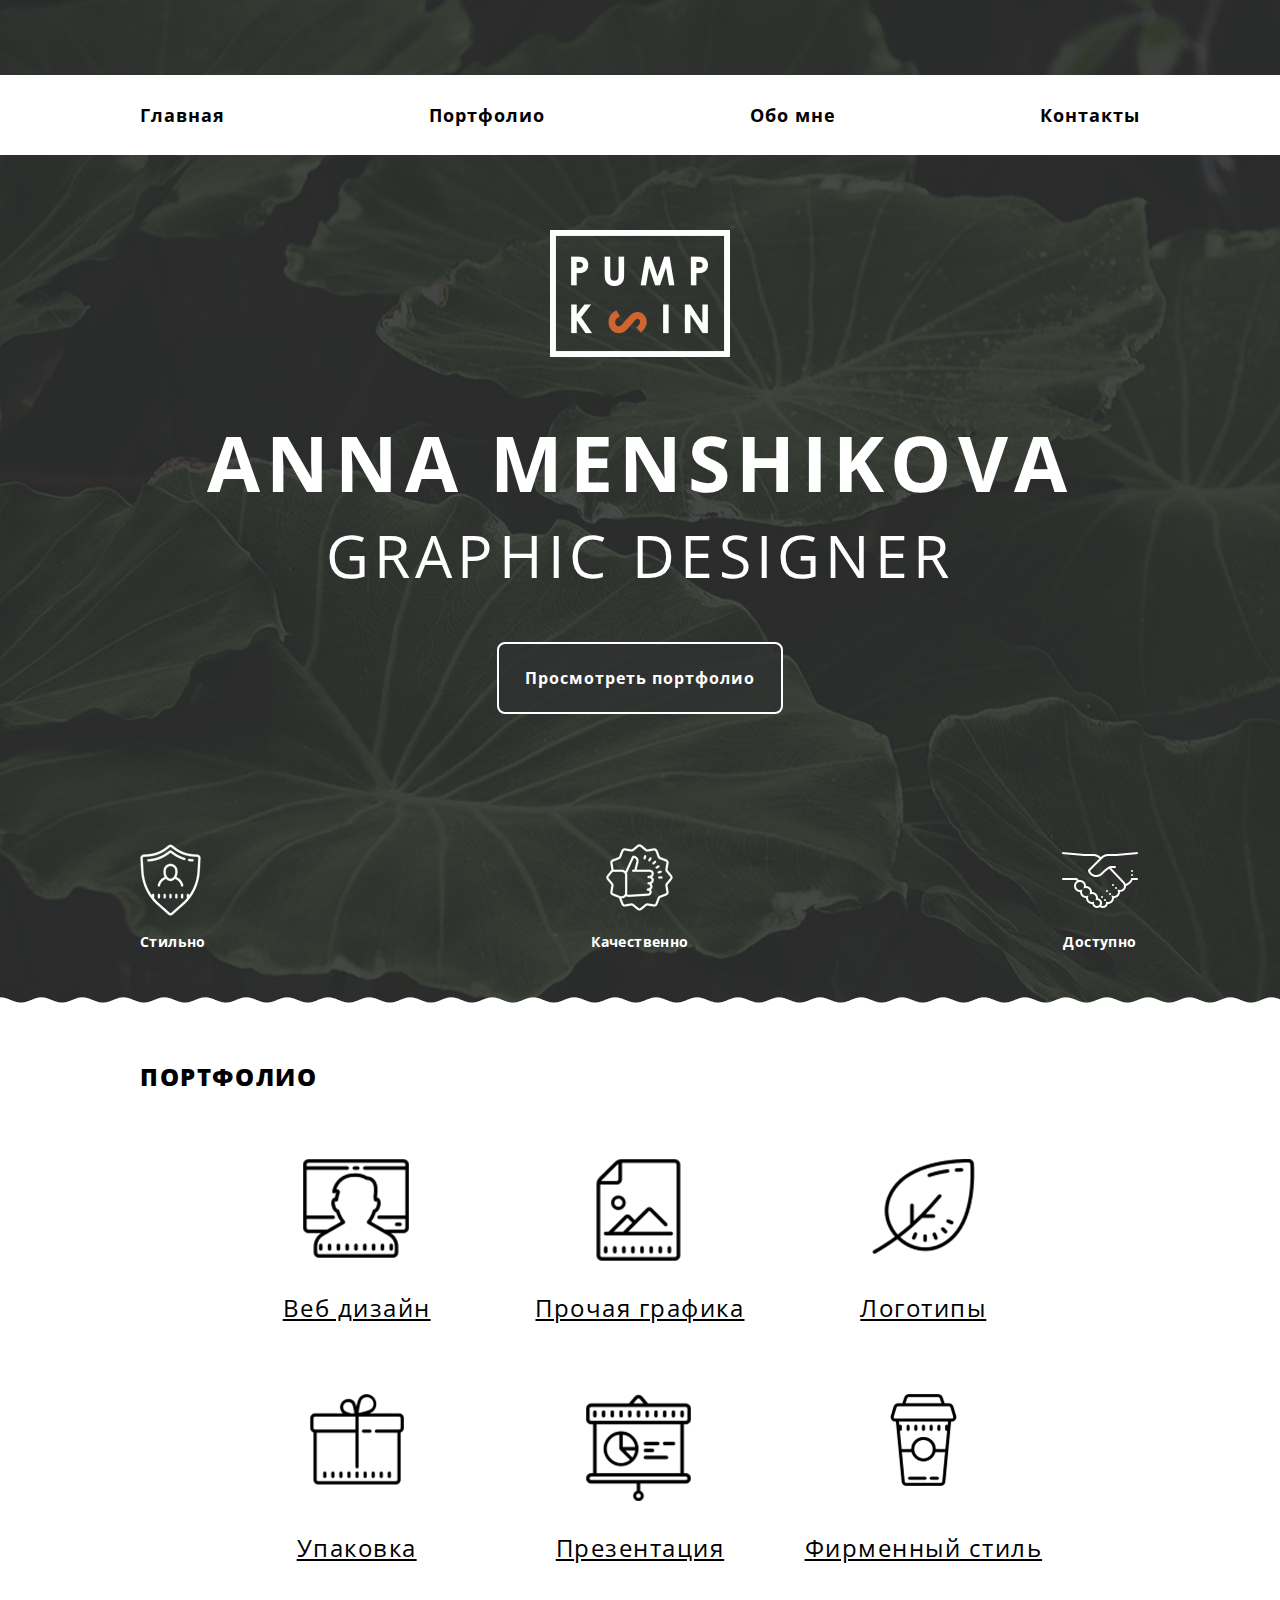
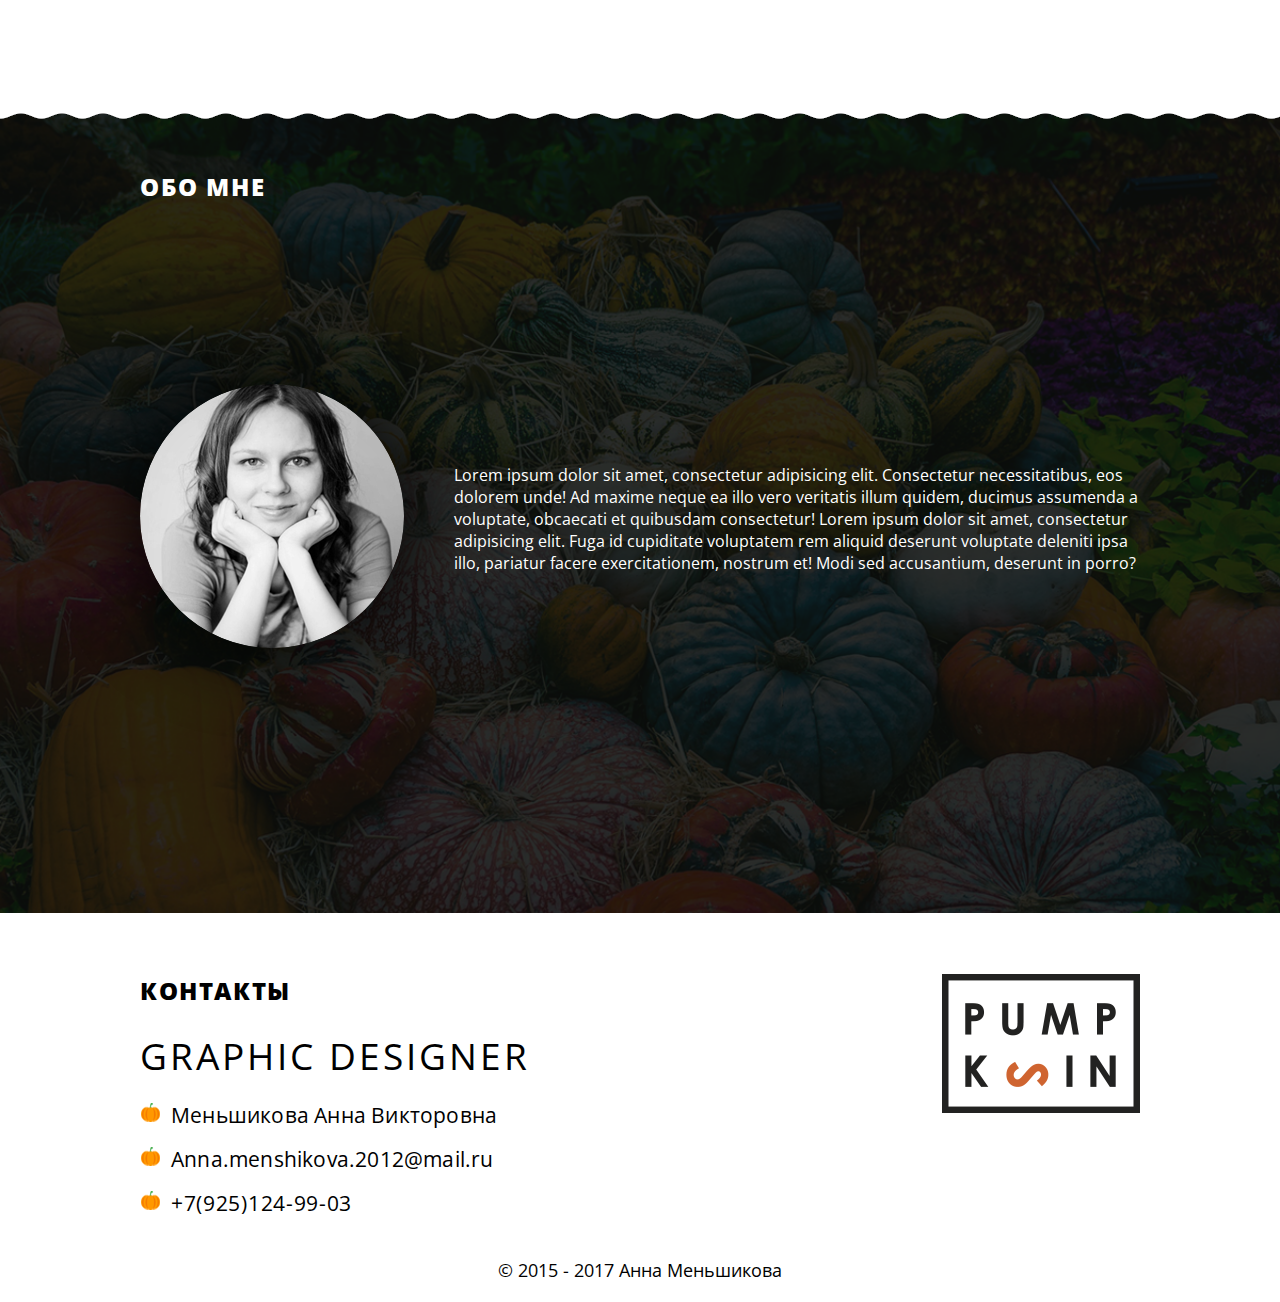
<file: index.html>
<!DOCTYPE html>
<html lang="en">
<head>
    <meta charset="UTF-8">
    <meta name="viewport" content="width=device-width, initial-scale=1.0">
    <title>Anna Menshikova</title>
    
    <link href="https://fonts.googleapis.com/css?family=Open+Sans:300,400,700,800" rel="stylesheet">
           
    <link rel="shortcut icon" href="images/favicon.png" type="image/x-icon">
    <link rel="stylesheet" href="styles/style.css">
    <link rel="stylesheet" href="styles/media.css">
    
    <script src="https://ajax.googleapis.com/ajax/libs/jquery/3.2.1/jquery.min.js"></script>

</head>
<body>
    <div class="wrapper">
        <div class="content">
            <header>
                <div class="header-wrap" >
                    <div class="nav-menu-block">
                        <div class="container">
                            <nav class="nav-menu" id="navMenu">
                                <span class="nav-menu-trigger"></span>
                                <ul class="nav-menu-list">
                                    <li><a class="menu-item disabled" href="index.html">Главная</a></li>
                                    <li><a class="menu-item" href="portfolio.html">Портфолио</a></li>
                                    <li><a class="menu-item menuAnchor" href="#aboutMeSection">Обо мне</a></li>
                                    <li><a class="menu-item menuAnchor" href="#contactsInform">Контакты</a></li>
                                </ul>
                            </nav>
                        </div>
                    </div>
                    
                    <div class="container">
                        <div class="logo-wrap"><a href="#"><img src="images/logo.png" alt=""></a></div>
                        <div class="header-text">
                            <h1 class="fadeIn animated">Anna Menshikova</h1>
                            <h2 class="fadeIn animated">GRAphIC DESIGNer</h2>
                            <div class="btn-wrap"><a class="but" href="portfolio.html">Просмотреть портфолио</a></div>
                        </div>
                        
                        <div class="advantages-icons">
                            <div class="advantages-item">
                                <div class="advantages-img"><img src="images/icons1.png" alt="Стильный дизайн"></div>
                                <p class="advantages-text">Стильно</p>
                            </div>
                            <div class="advantages-item">
                                <div class="advantages-img quality-img"><img src="images/icons2.png" alt="Качественный дизайн"></div>
                                <p class="advantages-text">Качественно</p>
                            </div>
                            <div class="advantages-item">
                                <div class="advantages-img available-img"><img src="images/icons3.png" alt="Доступный дизайн"></div>
                                <p class="advantages-text">Доступно</p>
                            </div>
                        </div>
                    </div>
                </div>
            </header>
            
            <main>
                <div class="main-content-wrap">
                    <section class="portfolio-section" id="portfolioSection">
                        <div class="container">
                            <h3>ПОРТФОЛИО</h3>
                            <div class="poftfolio-paragraphs">
                                <div class="portfolio-par-item">
                                    <div class="portfolio-par-logo portfolio-web-design"></div>
                                    <p class="portfolio-par-text">Веб дизайн</p>
                                    <a href="#" class="portfolio-par-link"></a>
                                </div>
                                
                                <div class="portfolio-par-item">
                                    <div class="portfolio-par-logo other-graphics"></div>
                                    <p class="portfolio-par-text">Прочая графика</p>
                                    <a href="#" class="portfolio-par-link"></a>
                                </div>
                                
                                <div class="portfolio-par-item">
                                    <div class="portfolio-par-logo logos"></div>
                                    <p class="portfolio-par-text">Логотипы</p>
                                    <a href="#" class="portfolio-par-link"></a>
                                </div>
                                
                                <div class="portfolio-par-item">
                                    <div class="portfolio-par-logo packaging"></div>
                                    <p class="portfolio-par-text">Упаковка</p>
                                    <a href="#" class="portfolio-par-link"></a>
                                </div>
                                
                                <div class="portfolio-par-item">
                                    <div class="portfolio-par-logo presentation"></div>
                                    <p class="portfolio-par-text">Презентация</p>
                                    <a href="#" class="portfolio-par-link"></a>
                                </div>
                                
                                <div class="portfolio-par-item">
                                    <div class="portfolio-par-logo form-style"></div>
                                    <p class="portfolio-par-text">Фирменный стиль</p>
                                    <a href="#" class="portfolio-par-link"></a>
                                </div>
                            </div>
                        </div>
                    </section>
                    
                    <section class="about-me-section" id="aboutMeSection">
                        <div class="container">
                            <h3>обо мне</h3>
                            <div class="about-me-content">
                                <div class="about-me-img"><img src="images/about-me-foto.png" alt="Anna Menshikova"></div>
                                <div class="about-me-text">Lorem ipsum dolor sit amet, consectetur adipisicing elit. Consectetur necessitatibus, eos dolorem unde! Ad maxime neque ea illo vero veritatis illum quidem, ducimus assumenda a voluptate, obcaecati et quibusdam consectetur! Lorem ipsum dolor sit amet, consectetur adipisicing elit. Fuga id cupiditate voluptatem rem aliquid deserunt voluptate deleniti ipsa illo, pariatur facere exercitationem, nostrum et! Modi sed accusantium, deserunt in porro?</div>
                            </div>
                        </div>
                    </section>
                </div>
            </main>
        </div>
        
        <footer>
            <div class="contacts" id="contactsInform">
                <div class="container footer-container">
                    <div class="contacts-text">
                        <h3>контакты</h3>
                        <h2>GRAphIC DESIGNer</h2>
                        <div class="contacts-links">
                            <p>Меньшикова Анна Викторовна</p>
                            <p><a href="mailto:Anna.menshikova.2012@mail.ru">Anna.menshikova.2012@mail.ru</a></p>
                            <p><a class="phone-number" href="tel:+7925124-99-03">+7(925)124-99-03</a></p>
                        </div>
                    </div>
                    <div class="logo-wrap"><a href="index.html"><img src="images/logo2.png" alt=""></a></div>
                    <p class="copyright">© 2015 - 2017 Анна Меньшикова</p>
                </div>
            </div>
        </footer>
    </div>
        <script src="JS/script.js"></script>
</body>
</html>
</file>
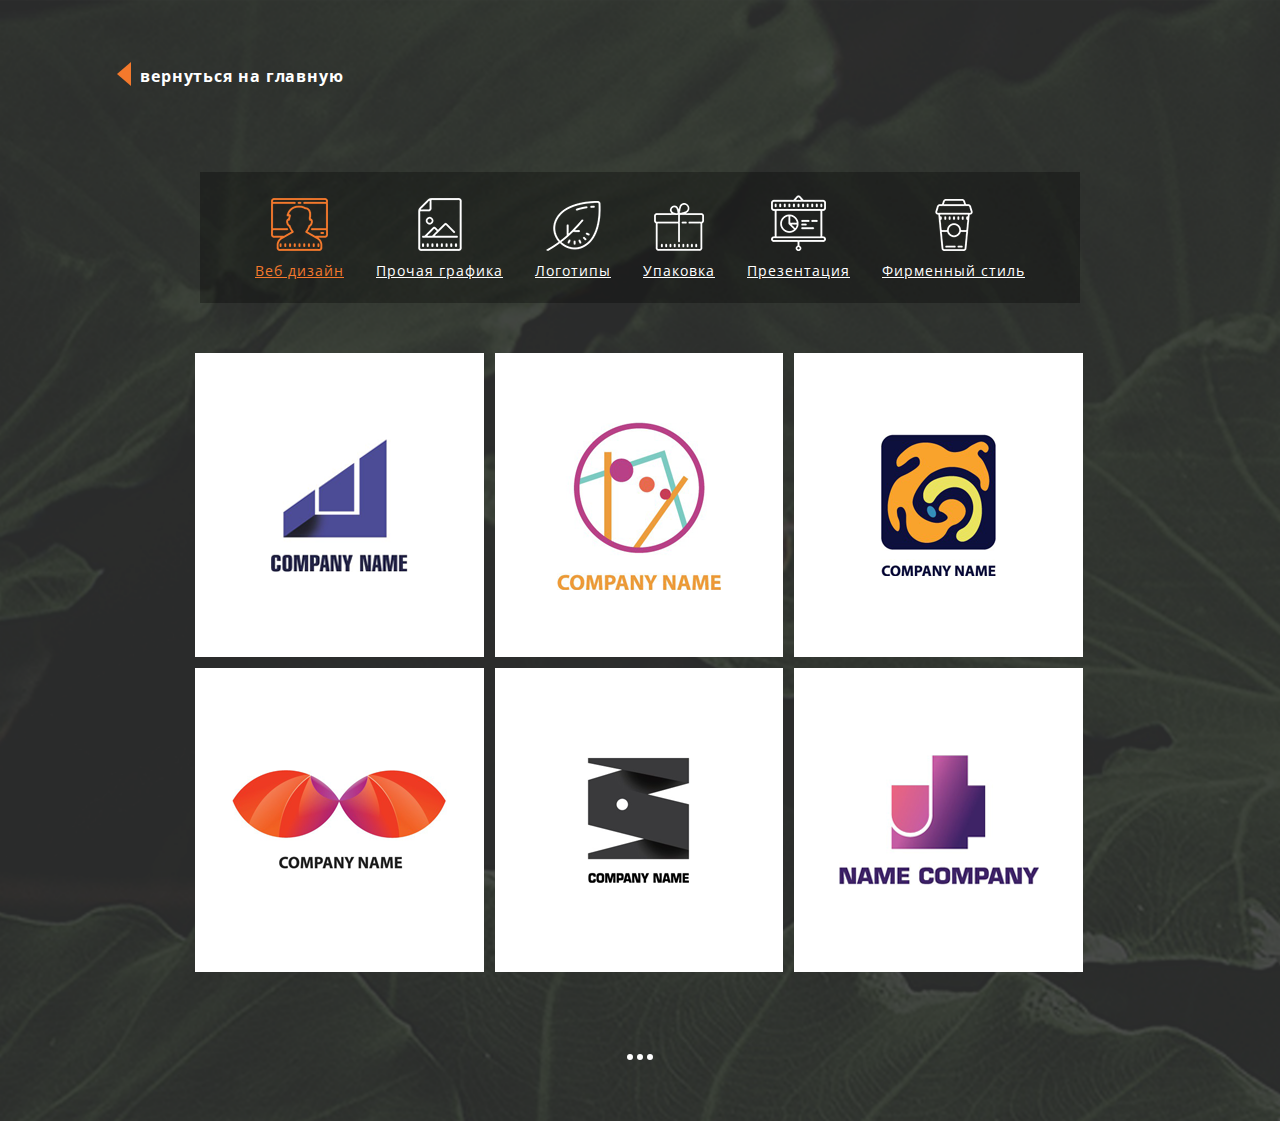
<file: portfolio.html>
<!DOCTYPE html>
<html lang="en">
<head>
    <meta charset="UTF-8">
    <meta name="viewport" content="width=device-width, initial-scale=1.0">
    <title>Portfolio Anna Menshikova</title>
    
    <link href="https://fonts.googleapis.com/css?family=Open+Sans:300,400,700,800" rel="stylesheet">
           
    <link rel="shortcut icon" href="images/favicon.png" type="image/x-icon">
    <link rel="stylesheet" href="styles/style.css">
    <link rel="stylesheet" href="styles/media.css">
    <link rel="stylesheet" href="libs/Magnific-Popup-master/magnific-popup.css">
    
    <script src="https://ajax.googleapis.com/ajax/libs/jquery/3.2.1/jquery.min.js"></script>
    <script src="libs/Magnific-Popup-master/jquery.magnific-popup.js"></script>

</head>
<body>
    <div class="wrapper">
        <div class="content portfolio-page-content">
            <header>
                <div class="container">
                    <div class="back-to-main-block">
                        <a class="back-to-main-link" href="index.html">вернуться на главную</a>
                    </div>
                </div>
            </header>
            
            <main>
                <div class="main-content-wrap">
                    <section class="portfolio-page-section">
                        <div class="container">
                            <div class="portfolio-tabs">
                               <ul class="portfolio-tabs-caption">
                                  <li class="portfolio-tab-item active">
                                      <div class="portfolio-tab web-design"></div>
                                      <p class="portfolio-tab-title">Веб дизайн</p>
                                  </li>
                                  <li class="portfolio-tab-item">
                                      <div class="portfolio-tab other-graphics"></div>
                                      <p class="portfolio-tab-title">Прочая графика</p>
                                  </li>
                                  <li class="portfolio-tab-item">
                                      <div class="portfolio-tab logos"></div>
                                      <p class="portfolio-tab-title">Логотипы</p>
                                  </li>
                                  <li class="portfolio-tab-item">
                                      <div class="portfolio-tab packaging"></div>
                                      <p class="portfolio-tab-title">Упаковка</p>
                                  </li>
                                  <li class="portfolio-tab-item">
                                      <div class="portfolio-tab presentation"></div>
                                      <p class="portfolio-tab-title">Презентация</p>
                                  </li>
                                  <li class="portfolio-tab-item">
                                      <div class="portfolio-tab form-style"></div>
                                      <p class="portfolio-tab-title">Фирменный стиль</p>
                                  </li>
                                   
                               </ul>
                               
                               <div class="tabs-content active examples-of-work">
                                   <a href="images/work-example-logo.png" class="work-example">
                                       <img src="images/work-example-logo.png" alt="">
                                   </a>
                                   <a href="images/work-example-logo-2.png" class="work-example">
                                       <img src="images/work-example-logo-2.png" alt="">
                                   </a>
                                   <a href="images/work-example-logo-3.png" class="work-example">
                                       <img src="images/work-example-logo-3.png" alt="">
                                   </a>
                                   <a href="images/work-example-logo-4.png" class="work-example">
                                       <img src="images/work-example-logo-4.png" alt="">
                                   </a>
                                   <a href="images/work-example-logo-5.png" class="work-example">
                                       <img src="images/work-example-logo-5.png" alt="">
                                   </a>
                                   <a href="images/work-example-logo-6.png" class="work-example">
                                       <img src="images/work-example-logo-6.png" alt="">
                                   </a>
                               </div>
                               <div class="tabs-content examples-of-work">
                                   222222222222222222222222222222222222
                               </div>
                               <div class="tabs-content examples-of-work">
                                   33333333333333
                               </div>
                               <div class="tabs-content examples-of-work">
                                   4444444444444444
                               </div>
                                <div class="tabs-content examples-of-work">
                                   5555555555555
                               </div>
                                <div class="tabs-content examples-of-work">
                                   666666666666666
                               </div>
                               
                                <div class="more-works">
                                    <span></span>
                                    <span></span>
                                    <span></span>
                                </div>
                            </div>
                        </div>
                    </section>
                </div>
            </main>
        </div>
        
        <footer></footer>
    </div>
        <script src="JS/script.js"></script>

<script></script>
</body>
</html>
</file>
<file: styles/style.css>
* {
  margin: 0;
  padding: 0;
    -webkit-box-sizing: border-box;
    -moz-box-sizing: border-box;
    box-sizing: border-box;
    text-decoration: none;
    list-style: none;
    font-family: 'Open Sans', sans-serif;
    color: #fff;
}

html,
body {
    height: 100%;
    font-size: 16px;
}

a {
    color: inherit;
}

h1 {
    font-weight: 700;
    text-transform: uppercase;
    color: #fff;
    font-size: 4.8em;
    text-align: center;
    letter-spacing: 6.3px;
}

h2 {
    margin-bottom: 72px;
    font-weight: 400;
    color: #fff;
    text-transform: uppercase;
    text-align: center;
    font-size: 3.7em;
    letter-spacing: 5.3px;
}

h3 {
    margin-bottom: 66px;
    font-weight: 800;
    color: #000;
    text-transform: uppercase;
    letter-spacing: 1.6px;
    font-size: 1.5rem;
}

.wrapper {
  display: flex;
  flex-direction: column;
  height: 100%;
}

.content {
  flex: 1 0 auto;
}

.container {
    width: 100%;
    max-width: 1200px;
    margin: 0 auto;
    padding: 0 100px;
}

.footer {
  flex: 0 0 auto;
}

.btn-wrap {
    text-align: center;
}

.but {
    padding: 23px 26px;
    color: #fff;
    font-weight: 700;
    font-size: 1em;
    border-radius: 8px;
    border: 2px solid #fff;
    letter-spacing: 1px;
    background-color: rgba(48, 49, 49, .8);
}

.but:hover {
    color: #f78c2e;
    border-color: #f78c2e;
}

section {
    padding-top: 57px;
}


                                                            /*HEADER*/

.header-wrap {
    padding-top: 75px;
    background-image: url(../images/header-bg.png);
    background-repeat: no-repeat;
    -webkit-background-size: cover;
    background-size: cover;
}

.nav-menu-block {
    background-color: #fff;
    margin-bottom: 75px;
}

.nav-menu-list {
    display: -webkit-flex;
    display: -moz-flex;
    display: -ms-flex;
    display: -o-flex;
    display: flex;
    justify-content: space-between;
    -ms-align-items: center;
    align-items: center;
}

.nav-menu-trigger {
    display: none;
    position: relative;
    width: 30px;
    height: 5px;
    margin: 25px 10px 32px auto;
    border-radius: 5px;
    background-color: #363B34;
    cursor: pointer;
}

.nav-menu-trigger:after {
    content: "";
    position: absolute;
    top: 10px;
    left: 0;
    width: 30px;
    height: 5px;
    border-radius: 5px;
    background-color: #363B34;
}

.nav-menu-trigger:before {
    content: "";
    position: absolute;
    top: -10px;
    left: 0;
    width: 30px;
    height: 5px;
    border-radius: 5px;
    background-color: #363B34;
}

.menu-item {
    display: inline-block;
    padding-top: 27px;
    padding-bottom: 28px;
    color: #000;
    font-size: 1.15em;
    font-weight: 700;
    letter-spacing: 1px;
}

.menu-item:hover {
    color: #f78c2e;
}

.menu-item.disabled {
    pointer-events: none;
    cursor: default; 
    color: #000;
}

.logo-wrap {
    margin-bottom: 48px;
    text-align: center;
}

.advantages-icons {
    display: -webkit-flex;
    display: -moz-flex;
    display: -ms-flex;
    display: -o-flex;
    display: flex;
    justify-content: space-between;
    margin-top: 155px;
    padding-bottom: 52px;
}

.advantages-img {
    width: 80px;
    height: 68px;
}

.quality-img {
    padding-left: 15px;
}

.available-img {
    padding-top: 5px;
}

.available-img + p {
    text-align: center;
}

.advantages-text {
    font-weight: 700;
    font-size: 0.90em;
    margin-top: 20px;
    letter-spacing: 0.4px;
}

.animated {
  animation-duration: 3s;
  animation-fill-mode: both;
}

@keyframes fadeIn {
  from {
    opacity: 0;
  }

  to {
    opacity: 1;
  }
}

.fadeIn {
  animation-name: fadeIn;
}


                                                            /*END HEADER*/


                                                            /*PORTFOLIO*/
.portfolio-section {
    position: relative;
}

.portfolio-section:before {
    content: "";
    display: block;
    position: absolute;
    top: -6px;
    background-image: url(../images/wave.png);
    height: 6px;
    width: 100%;   
}

.portfolio-section:after {
    content: "";
    display: block;
    position: absolute;
    bottom: -6px;
    background-image: url(../images/wave2.png);
    height: 6px;
    width: 100%;   
}

.poftfolio-paragraphs {
    display: -webkit-flex;
    display: -moz-flex;
    display: -ms-flex;
    display: -o-flex;
    display: flex;
    -webkit-flex-wrap: wrap;
    -moz-flex-wrap: wrap;
    -ms-flex-wrap: wrap;
    -o-flex-wrap: wrap;
    flex-wrap: wrap;
    justify-content: space-between;
    padding: 0 75px;
    padding-bottom: 79px;
}

.portfolio-par-item {
    position: relative;
    display: -webkit-flex;
    display: -moz-flex;
    display: -ms-flex;
    display: -o-flex;
    display: flex;
    -webkit-flex-direction: column;
    -moz-flex-direction: column;
    -ms-flex-direction: column;
    -o-flex-direction: column;
    flex-direction: column;
    justify-content: space-between;
    -ms-align-items: center;
    align-items: center;
    width: calc(100% / 3);
    margin-bottom: 70px;
}

.portfolio-par-logo {
    margin-bottom: 30px;
    background-repeat: no-repeat;
}

.portfolio-web-design {
    width: 107px;
    height: 99px;
    background-image: url(../images/icons4.png);
    
}
.portfolio-par-item:hover .portfolio-web-design {
    background-image: url(../images/icons4.1.png);
}

.portfolio-par-item .other-graphics {
    width: 87px;
    height: 102px;
    background-image: url(../images/icons5.png);
}
.portfolio-par-item:hover .other-graphics {
    background-image: url(../images/icons5.1.png);
}

.portfolio-par-item .logos {
    width: 104px;
    height: 98px;
    background-image: url(../images/icons6.png);
}
.portfolio-par-item:hover .logos {
    background-image: url(../images/icons6.1.png);
}

.portfolio-par-item .packaging {
    width: 94px;
    height: 92px;
    background-image: url(../images/icons7.png);
}

.portfolio-par-item:hover .packaging {
    background-image: url(../images/icons7.1.png);
}

.portfolio-par-item .presentation {
    width: 107px;
    height: 107px;
    background-image: url(../images/icons8.png);
}
.portfolio-par-item:hover .presentation {
    background-image: url(../images/icons8.1.png);
}

.portfolio-par-item .form-style {
    width: 67px;
    height: 92px;
    background-image: url(../images/icons9.png);
}
.portfolio-par-item:hover .form-style  {
    background-image: url(../images/icons9.1.png);
}


.portfolio-par-text {
    color: #000;
    font-weight: 400;
    font-size: 1.5rem;
    letter-spacing: 1.5px;
    text-decoration: underline;
    white-space: nowrap;
}

.portfolio-par-item:hover .portfolio-par-text {
    color: #f4792c;
}

.portfolio-par-link {
    position: absolute;
    width: 100%;
    height: 100%;
    z-index: 1;
}
                                                            /*END PORTFOLIO*/


                                                            /*ABOUT ME*/
.about-me-section {
    background-image: url(../images/about-me-bg.png);
    -webkit-background-size: cover;
    background-size: cover;
    background-repeat: no-repeat;
}

.about-me-content {
    display: -webkit-flex;
    display: -moz-flex;
    display: -ms-flex;
    display: -o-flex;
    display: flex;
    justify-content: space-between;
    -ms-align-items: center;
    align-items: center;
    padding-top: 115px;
    padding-bottom: 260px;
}

.about-me-section h3 {
    color: #fff;
}

.about-me-img img {
    margin-right: 50px;
    border-radius: 50%;
    -webkit-box-shadow: 0 0 80px #000;
    box-shadow:  0 0 80px #000;
}
                                                            /*END ABOUT ME*/


                                                            /*FOOTER*/

div.footer-container {
    display: -webkit-flex;
    display: -moz-flex;
    display: -ms-flex;
    display: -o-flex;
    display: flex;
    -webkit-flex-wrap: wrap;
    -moz-flex-wrap: wrap;
    -ms-flex-wrap: wrap;
    -o-flex-wrap: wrap;
    flex-wrap: wrap;
    padding-top: 61px;
    padding-bottom: 20px;
}

.footer-container > div {
    width: 50%;
    margin-bottom: 25px;
}

.contacts * {
    color: #000;
}

.contacts h3 {
    margin-bottom: 24px;
}

.contacts h2 {
    margin-bottom: 20px;
    font-size: 2.3rem;
    letter-spacing: 3px;
    text-align: left;
}

.contacts-links p {
    position: relative;
    margin-bottom: 16px;
    padding-left: 31px;
    font-size: 1.3rem;
    letter-spacing: 0.2px;
}

.contacts-links p:before {
    content: "";
    position: absolute;
    left: 1px;
    top: 2px;
    width: 19px;
    height: 19px;
    background-image: url(../images/icons10.png);
}

.phone-number {
    letter-spacing: 0.7px;
}

.footer-container .logo-wrap {
    text-align: right;
}

.copyright {
    text-align: center;
    width: 100%;
    font-size: 1.1rem;
}

                                                            /*END FOOTER*/




                                                            /*PORTFOLIO PAGE*/

.content.portfolio-page-content {
    background-image: url(../images/portfolio-bg.png);
    -webkit-background-size: cover;
    background-size: cover;
    background-repeat: no-repeat;
    padding-top: 65px;
}

.portfolio-page-section {
    padding-top: 85px;
    padding-bottom: 46px;
}

.back-to-main-link {
    position: relative;    
    font-weight: 700;
    letter-spacing: 0.9px;
}

.back-to-main-link:before{
    content: "";
    position: absolute;
    left: -35px;
    top: -3px;
    border: 12px solid transparent;
    border-right: 14px solid #F4792C;
}

.portfolio-tabs-caption {
    display: -webkit-flex;
    display: -moz-flex;
    display: -ms-flex;
    display: -o-flex;
    display: flex;
    justify-content: space-between;
    margin: 0 60px;
    padding: 23px 50px;
    background-color: rgba(0, 0, 0, .3);
}

.tabs-content {
    display: none;
    margin: 50px 55px;
}

.tabs-content.active {
    display: block;
}

.portfolio-tab-item {
    display: -webkit-flex;
    display: -moz-flex;
    display: -ms-flex;
    display: -o-flex;
    display: flex;
    -webkit-flex-direction: column;
    -moz-flex-direction: column;
    -ms-flex-direction: column;
    -o-flex-direction: column;
    flex-direction: column;
    cursor: pointer;
    margin: 0 5px;
}

.portfolio-tab {
    background-repeat: no-repeat;
    margin: auto;
    margin-bottom: 10px;
} 

.portfolio-tab.web-design {
    width: 57px;
    height: 53px;
    background-image: url(../images/portfolio-icon-1.png); 
}
.portfolio-tab-item:hover .portfolio-tab.web-design, .portfolio-tab-item.active .portfolio-tab.web-design {
    background-image: url(../images/portfolio-icon-1.1.png); 
}

.portfolio-tab.other-graphics {
    width: 44px;
    height: 53px;
    background-image: url(../images/portfolio-icon-2.png);
}
.portfolio-tab-item:hover .portfolio-tab.other-graphics, .portfolio-tab-item.active .portfolio-tab.other-graphics {
    background-image: url(../images/portfolio-icon-2.1.png); 
}

.portfolio-tab.logos {
    width: 55px;
    height: 50px;
    background-image: url(../images/portfolio-icon-3.png);
}
.portfolio-tab-item:hover .portfolio-tab.logos, .portfolio-tab-item.active .portfolio-tab.logos {
    background-image: url(../images/portfolio-icon-3.1.png); 
}

.portfolio-tab.packaging {
    width: 50px;
    height: 48px;
    background-image: url(../images/portfolio-icon-4.png);
}
.portfolio-tab-item:hover .portfolio-tab.packaging, .portfolio-tab-item.active .portfolio-tab.packaging {
    background-image: url(../images/portfolio-icon-4.1.png); 
}

.portfolio-tab.presentation {
    width: 55px;
    height: 56px;
    background-image: url(../images/portfolio-icon-5.png);
}
.portfolio-tab-item:hover .portfolio-tab.presentation, .portfolio-tab-item.active .portfolio-tab.presentation {
    background-image: url(../images/portfolio-icon-5.1.png); 
}

.portfolio-tab.form-style {
    width: 38px;
    height: 52px;
    background-image: url(../images/portfolio-icon-6.png);
}
.portfolio-tab-item:hover .portfolio-tab.form-style, .portfolio-tab-item.active .portfolio-tab.form-style {
    background-image: url(../images/portfolio-icon-6.1.png); 
}

.portfolio-tab-title {
    font-size: 0.9rem;
    letter-spacing: 1px;
    text-decoration: underline;
}

.portfolio-tab-item:hover .portfolio-tab-title, .portfolio-tab-item.active .portfolio-tab-title {
    color: #F4792C;
}

.examples-of-work.active {
    display: -webkit-flex;
    display: -moz-flex;
    display: -ms-flex;
    display: -o-flex;
    display: flex;
    -webkit-flex-wrap: wrap;
    -moz-flex-wrap: wrap;
    -ms-flex-wrap: wrap;
    -o-flex-wrap: wrap;
    flex-wrap: wrap;
}

.work-example {
    display: -webkit-flex;
    display: -moz-flex;
    display: -ms-flex;
    display: -o-flex;
    display: flex;
    -ms-align-items: center;
    align-items: center;
    justify-content: center;
    background-color: #fff;
    width: calc((100% / 3) - 8px);
    min-height: 304px;
    margin-right: 11px;
    margin-bottom: 11px;
}

.work-example:focus {
    outline: none;
}

.work-example:nth-child(3n+3) {
    margin-right: 0;
}

.work-example img {
    max-width: 90%;
}

.slider-like {
    margin-right: 80px;
    text-align: right;
}

.slider-like-text {
    display: inline-block;
    margin-top: -3px;
    padding-right: 80px;
    color: #000;
    text-align: right;
    vertical-align: middle;
    font-size: 1.4rem;
    font-weight: 300;
    letter-spacing: 0.6px;    
}

.like-link {
    display: inline-block;
    width: 25px;
    height: 25px;
    margin-left: 12px;
    background-image: url(../images/pump-like.png);
}

.like-link:hover, .like-link.active {
    background-image: url(../images/pump-like-hover.png);
}

.more-works {
    text-align: center;
    padding: 10px;
    cursor: pointer;
}

.more-works span {
    display: inline-block;
    width: 5px;
    height: 5px;
    border-radius: 50%;
    border: 3px solid #fff;
    line-height: 0;
}
                                                          /*END PORTFOLIO PAGE*/
</file>
<file: styles/media.css>
@media (max-width: 1200px) {
    .portfolio-tabs-caption {
        margin: 0;
    }
    
    .tabs-content {
        margin-right: 0;
        margin-left: 0;
    }
    
    .mfp-container .mfp-arrow:before {
        width: 75px;
        height: 75px;
    }
}

@media (max-width: 1080px) {
    .poftfolio-paragraphs {
        padding: 0;
    }
}

@media (max-width: 992px) {
    
    html {
        font-size: 14px;
    }
    
    .container {
        max-width: 960px;
        padding: 0 70px;
    }
    
    .slider-like {
        margin: 0 auto;
    }
    
    .slider-like-text {
        padding-right: 20px;
    }
    
    .mfp-container .mfp-arrow:before {
        width: 60px;
        height: 60px;
    }
    
}

@media (max-width: 900px) {
    .portfolio-tabs-caption {
        padding: 23px 10px;
    }
}

@media (max-width: 768px) {
    
    html {
        font-size: 12px;
    }
    
    .container {
        max-width: 720px;
        padding: 0 40px;
    }
    
    .portfolio-par-item {
        width: 50%;
    }
    
    h1 {
        font-size: 3rem;
    }
    
    h2 {
        font-size: 2.2rem;
    }
    
    .about-me-content {
        padding-top: 0px;
        padding-bottom: 80px;
    }
    
    .portfolio-tabs-caption {
        -webkit-flex-wrap: wrap;
        -moz-flex-wrap: wrap;
        -ms-flex-wrap: wrap;
        -o-flex-wrap: wrap;
        flex-wrap: wrap;
        
    }
    
    .portfolio-tab-item {
        width: calc((100% / 3) - 10px);
        margin-bottom: 30px;
        text-align: center;
    }
    
    .portfolio-tab-item:nth-last-child(-n+3)  {
        margin-bottom: 0;
    }
    
    .portfolio-tabs-caption {
        -webkit-flex-wrap: wrap;
        -moz-flex-wrap: wrap;
        -ms-flex-wrap: wrap;
        -o-flex-wrap: wrap;
        flex-wrap: wrap;
    }
    
    .work-example {
        width: calc((100% / 2) - 6px);
    }
    
    .work-example:nth-child(3n+3) {
        margin-right: 11px;
    }
    
    .work-example:nth-child(2n) {
        margin-right: 0;
    }
    
    .mfp-container .mfp-arrow:before {
        width: 45px;
        height: 45px;
    }
    
    .mfp-container .mfp-arrow-right:before {
        left: -20px;
    }
    
    .mfp-container .mfp-arrow-left:before {
        left: 58px;
    }
    
}

@media (max-width: 576px) {
    .container {
        max-width: 540px;
        padding: 0 20px;
    }
    
    .nav-menu-block {
        padding-top: 5px;
        padding-bottom: 1px;
    }
    
    .nav-menu {
        position: relative;
    }
    
    .nav-menu-trigger {
        display: block;
        color: #000;
        cursor: pointer;
    }
    
    .nav-menu-list {
        display: none;
        position: absolute;
        width: 100%;
    }
    
    .menu-item {
        width: 100%;
        border-right: none;
        border-bottom: 2px solid #363B34;
        background-color: #fff;
        padding: 15px;
    }
    
    .about-me-content {
        -webkit-flex-direction: column;
        -moz-flex-direction: column;
        -ms-flex-direction: column;
        -o-flex-direction: column;
        flex-direction: column;
    }
    
    .about-me-img img {
        margin-right: 0;
        margin-bottom: 20px;
    }
    
    .back-to-main-link {
        padding-left: 25px;
    }
    
    .back-to-main-link:before {
        left: -13px;
    }
    
}

@media (max-width: 450px) {
    .container {
        padding: 0 10px;
    }
    
    h1 {
        font-size: 2.8rem;
    }
    
    .portfolio-par-item {
        width: 100%;
    }
    
    div.footer-container {
        -webkit-flex-direction: column;
        -moz-flex-direction: column;
        -ms-flex-direction: column;
        -o-flex-direction: column;
        flex-direction: column;
        -ms-align-items: center;
        align-items: center;
    }
    
    .footer-container > div {
        width: 100%;
    }
    
    .footer-container .logo-wrap {
        text-align: center;
    }
    
    .but {
         padding: 15px 10px;
    }
    
    .portfolio-tab-item {
        width: calc((100% / 2) - 10px);
        margin-bottom: 30px;
        text-align: center;
    }
    
    .portfolio-tab-item:nth-last-child(3)  {
        margin-bottom: 30px;
    }
    
    .portfolio-tab-item:nth-last-child(-n+2)  {
        margin-bottom: 0;
    }
    
    .examples-of-work .work-example {
        width: 100%;
        margin-right: 0;
        margin-bottom: 20px;
    }
    
    .mfp-container .mfp-arrow:before {
        display: none;
    }
    
    .slider-like {
        text-align: center;
    }
    
    .slider-like-text {
        display: -webkit-flex;
        display: -moz-flex;
        display: -ms-flex;
        display: -o-flex;
        display: flex;
        -webkit-flex-direction: column;
        -moz-flex-direction: column;
        -ms-flex-direction: column;
        -o-flex-direction: column;
        flex-direction: column;
        -ms-align-items: center;
        align-items: center;
        padding: 0;
        font-size: 1.1rem;
    }
    
    .like-link {
        margin: 10px auto;
    }
}
</file>
